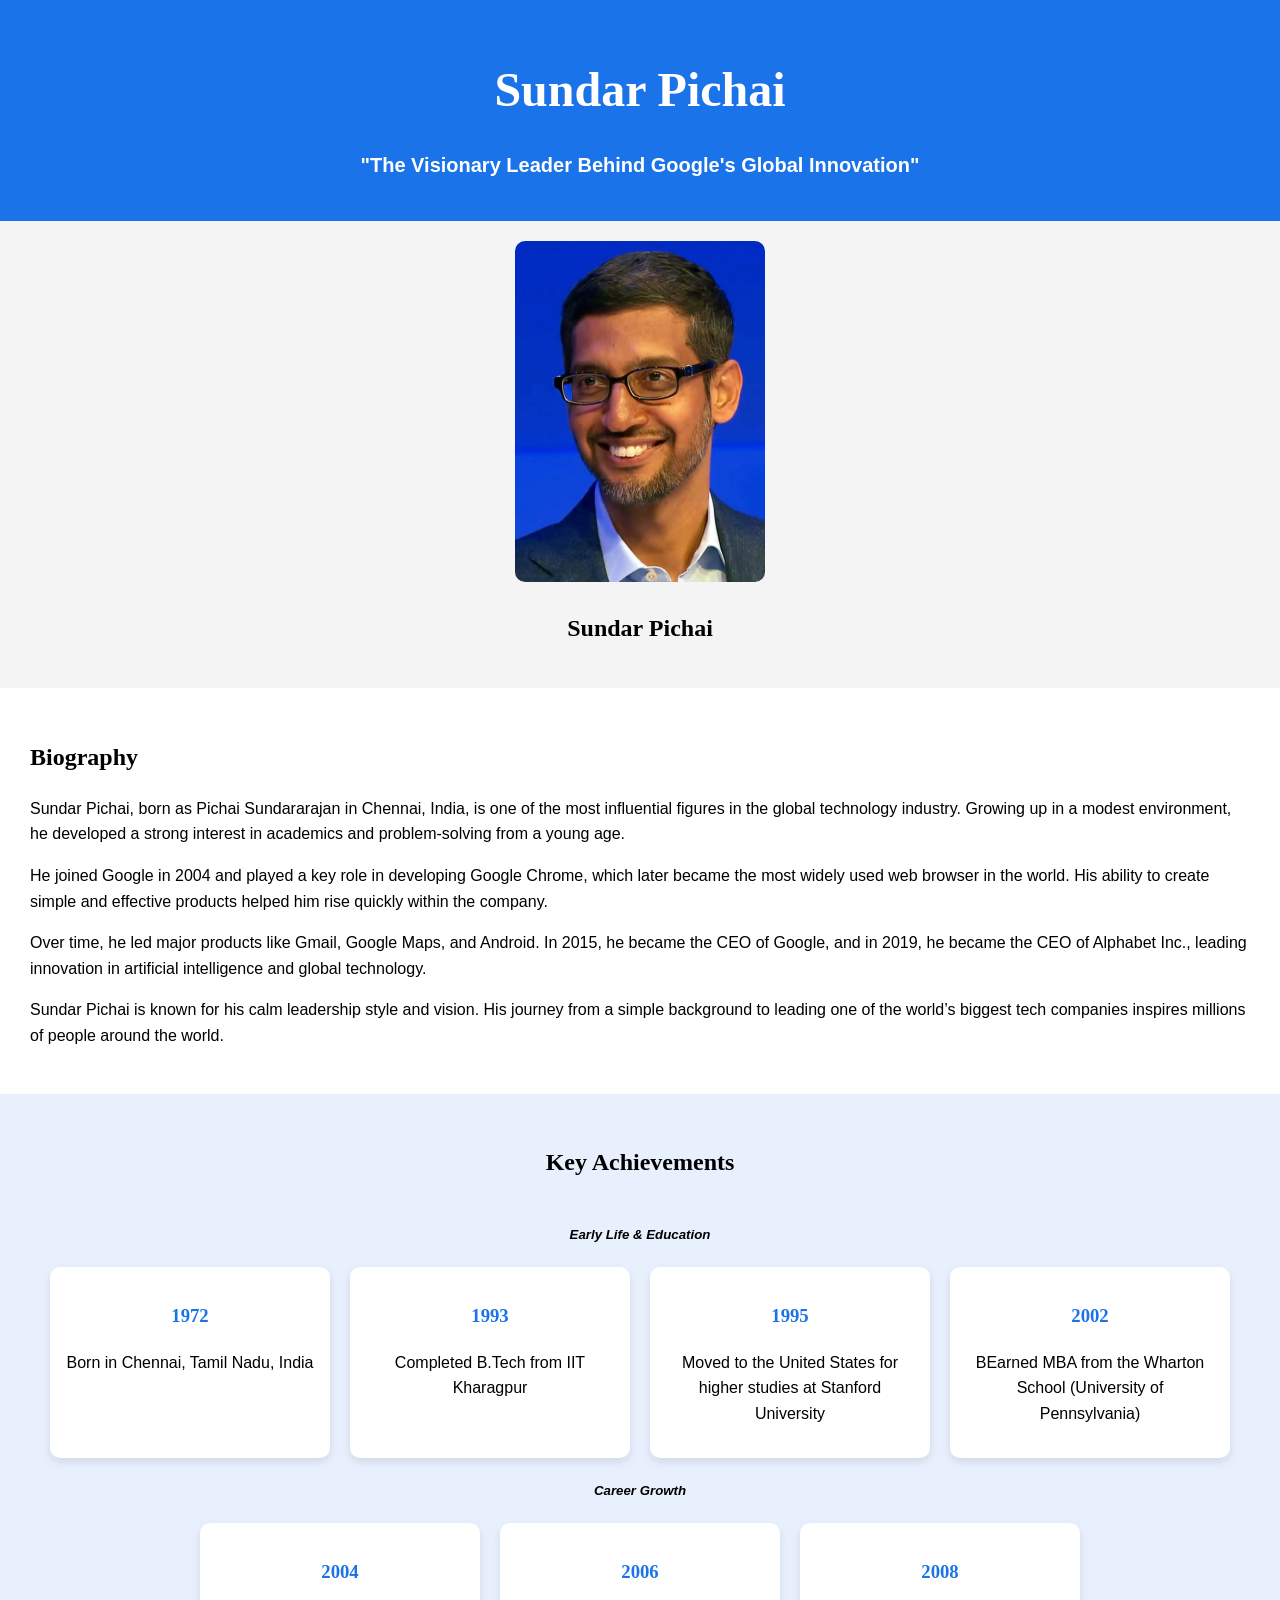
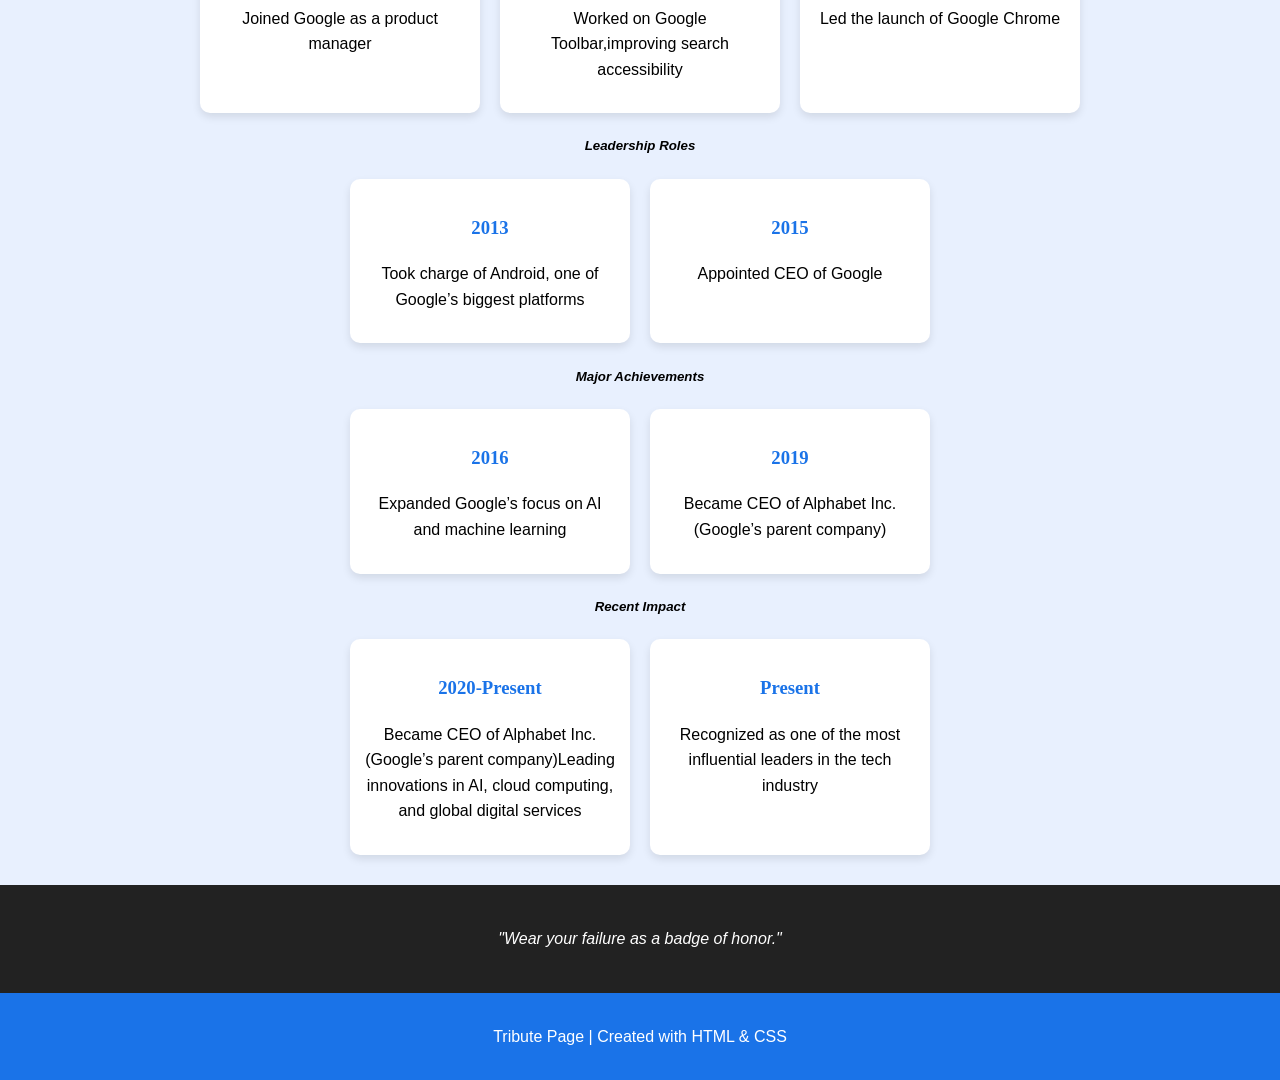
<file: Sravani_Task2/index.html>
<!doctype html>
<html lang="en">
  <head>
    <meta charset="UTF-8" />
    <meta name="viewport" content="width=device-width, initial-scale=1.0" />
    <title>Tribute Page</title>
    <link rel="stylesheet" href="style.css" />
  </head>
  <body>
    <header class="head">
      <h1>Sundar Pichai</h1>
      <p>
        <strong
          >&quot;The Visionary Leader Behind Google's Global
          Innovation&quot;</strong
        >
      </p>
    </header>
    <div class="image-section">
      <img src="Sundar_pichai.png" alt="sundar Pichai" />
      <h2>Sundar Pichai</h2>
    </div>
    <div class="bio">
      <h2>Biography</h2>

      <p>
        Sundar Pichai, born as Pichai Sundararajan in Chennai, India, is one of
        the most influential figures in the global technology industry. Growing
        up in a modest environment, he developed a strong interest in academics
        and problem-solving from a young age.
      </p>
      <p>
        He joined Google in 2004 and played a key role in developing Google
        Chrome, which later became the most widely used web browser in the
        world. His ability to create simple and effective products helped him
        rise quickly within the company.
      </p>
      <p>
        Over time, he led major products like Gmail, Google Maps, and Android.
        In 2015, he became the CEO of Google, and in 2019, he became the CEO of
        Alphabet Inc., leading innovation in artificial intelligence and global
        technology.
      </p>
      <p>
        Sundar Pichai is known for his calm leadership style and vision. His
        journey from a simple background to leading one of the world’s biggest
        tech companies inspires millions of people around the world.
      </p>
    </div>
    <div class="timelines">
      <h2>Key Achievements</h2>
      <h5><em>Early Life &amp; Education</em></h5>
      <div class="cards">
        <div class="card">
          <h3>1972</h3>
          <p>Born in Chennai, Tamil Nadu, India</p>
        </div>

        <div class="card">
          <h3>1993</h3>
          <p>Completed B.Tech from IIT Kharagpur</p>
        </div>

        <div class="card">
          <h3>1995</h3>
          <p>
            Moved to the United States for higher studies at Stanford University
          </p>
        </div>

        <div class="card">
          <h3>2002</h3>
          <p>
            BEarned MBA from the Wharton School (University of Pennsylvania)
          </p>
        </div>
      </div>

      <h5><em>Career Growth</em></h5>
      <div class="cards">
        <div class="card">
          <h3>2004</h3>
          <p>Joined Google as a product manager</p>
        </div>
        <div class="card">
          <h3>2006</h3>
          <p>Worked on Google Toolbar,improving search accessibility</p>
        </div>

        <div class="card">
          <h3>2008</h3>
          <p>Led the launch of Google Chrome</p>
        </div>
      </div>
      <h5><em>Leadership Roles</em></h5>
      <div class="cards">
        <div class="card">
          <h3>2013</h3>
          <p>Took charge of Android, one of Google’s biggest platforms</p>
        </div>

        <div class="card">
          <h3>2015</h3>
          <p>Appointed CEO of Google</p>
        </div>
      </div>
      <h5><em>Major Achievements</em></h5>
      <div class="cards">
        <div class="card">
          <h3>2016</h3>
          <p>Expanded Google’s focus on AI and machine learning</p>
        </div>

        <div class="card">
          <h3>2019</h3>
          <p>Became CEO of Alphabet Inc. (Google’s parent company)</p>
        </div>
      </div>

      <h5><em>Recent Impact</em></h5>
      <div class="cards">
        <div class="card">
          <h3>2020-Present</h3>
          <p>
            Became CEO of Alphabet Inc. (Google’s parent company)Leading
            innovations in AI, cloud computing, and global digital services
          </p>
        </div>

        <div class="card">
          <h3>Present</h3>
          <p>
            Recognized as one of the most influential leaders in the tech
            industry
          </p>
        </div>
      </div>
    </div>
    <div class="quote">
      <p>"Wear your failure as a badge of honor."</p>
    </div>
    <footer>
      <p>Tribute Page | Created with HTML &amp; CSS</p>
    </footer>
  </body>
</html>
</file>
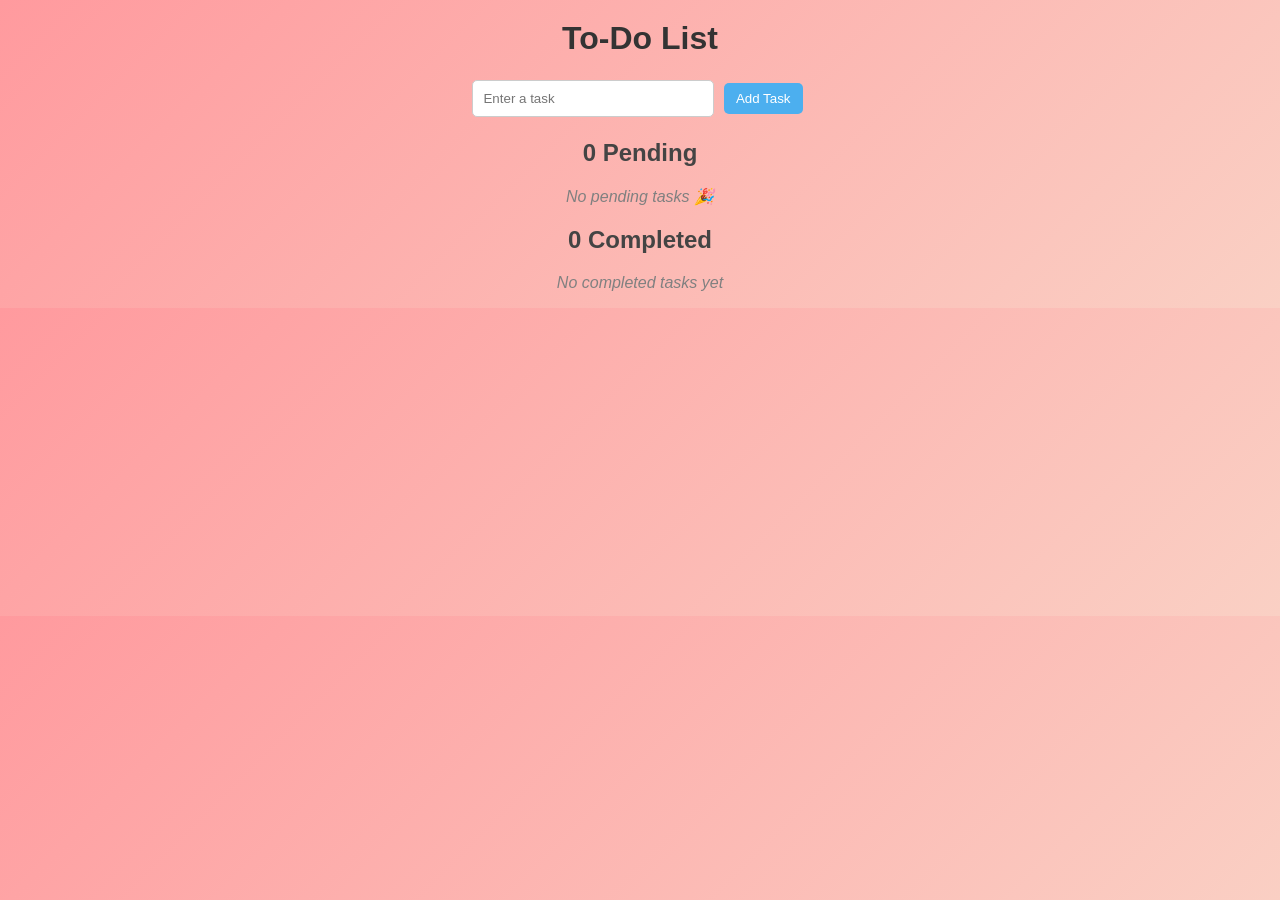
<file: Sravani_Task3/index.html>
<!doctype html>
<html lang="en">
  <head>
    <meta charset="UTF-8" />
    <meta name="viewport" content="width=device-width, initial-scale=1.0" />
    <title>To-Do App</title>
    <link rel="stylesheet" href="style.css" />
  </head>
  <body>
    <h1>To-Do List</h1>
    <div class="input-section">
      <input type="text" id="taskInput" placeholder="Enter a task" />
      <button id="addBtn">Add Task</button>
    </div>

    <h2 id="pendingCount">0 pending</h2>
    <ul id="pendingList"></ul>
    <h2 id="completedCount">completed</h2>
    <ul id="completedList"></ul>

    <script src="app.js"></script>
  </body>
</html>
</file>
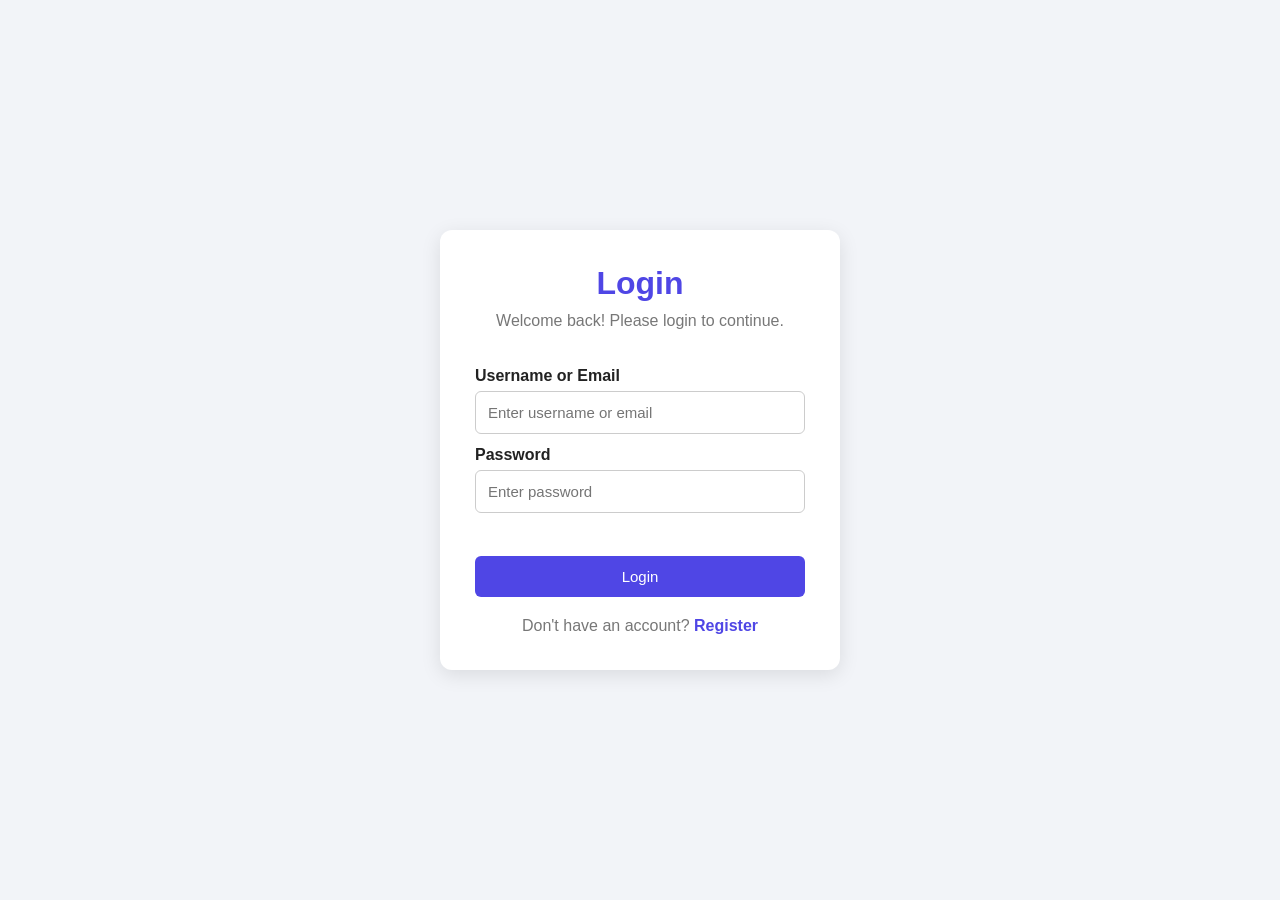
<file: Sravani_Task4/index.html>
<!doctype html>
<html lang="en">
  <head>
    <meta charset="UTF-8" />
    <meta name="viewport" content="width=device-width, initial-scale=1.0" />
    <title>Login</title>
    <link rel="stylesheet" href="style.css" />
  </head>
  <body>
    <div class="container">
      <div class="box">
        <h1>Login</h1>
        <p>Welcome back! Please login to continue.</p>

        <form id="loginForm">
          <label>Username or Email</label>
          <input
            type="text"
            id="loginUsername"
            placeholder="Enter username or email"
          />

          <label>Password</label>
          <input
            type="password"
            id="loginPassword"
            placeholder="Enter password"
          />

          <p id="loginMessage"></p>

          <button type="submit">Login</button>
        </form>

        <div class="bottom-text">
          Don't have an account?
          <a href="register.html">Register</a>
        </div>
      </div>
    </div>

    <script src="auth.js"></script>
  </body>
</html>
</file>
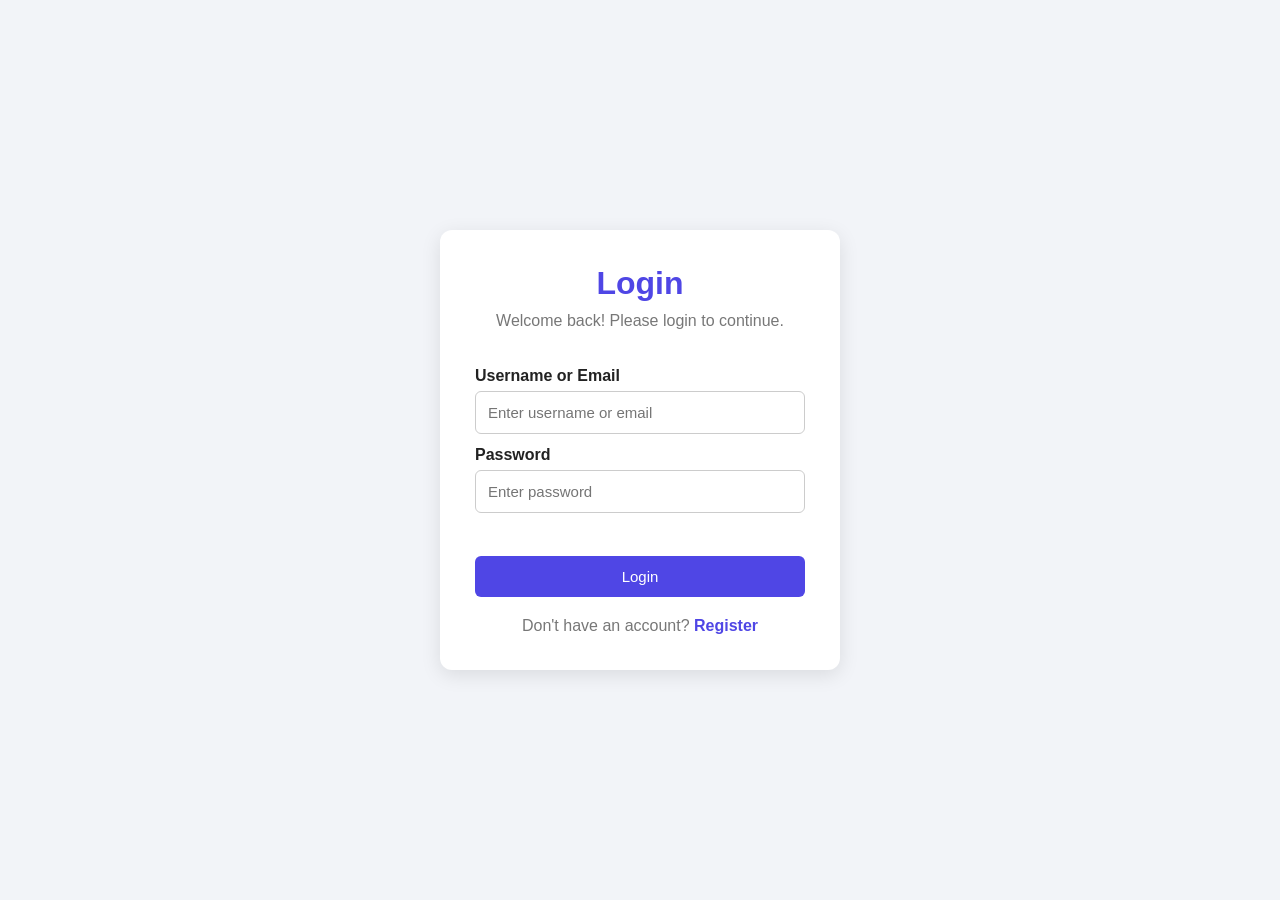
<file: Sravani_Task4/dashboard.html>
<!doctype html>
<html lang="en">
  <head>
    <meta charset="UTF-8" />
    <meta name="viewport" content="width=device-width, initial-scale=1.0" />
    <title>Dashboard</title>
    <link rel="stylesheet" href="style.css" />
  </head>
  <body>
    <nav>
      <h2>My Dashboard</h2>
      <button id="logout">Logout</button>
    </nav>

    <div class="dashboard">
      <div class="welcome">
        <h1>Welcome, <span id="user"></span>!</h1>
        <p>You have successfully logged in.</p>
        <p>This is your protected dashboard.</p>
      </div>
    </div>

    <script src="auth.js"></script>
  </body>
</html>
</file>
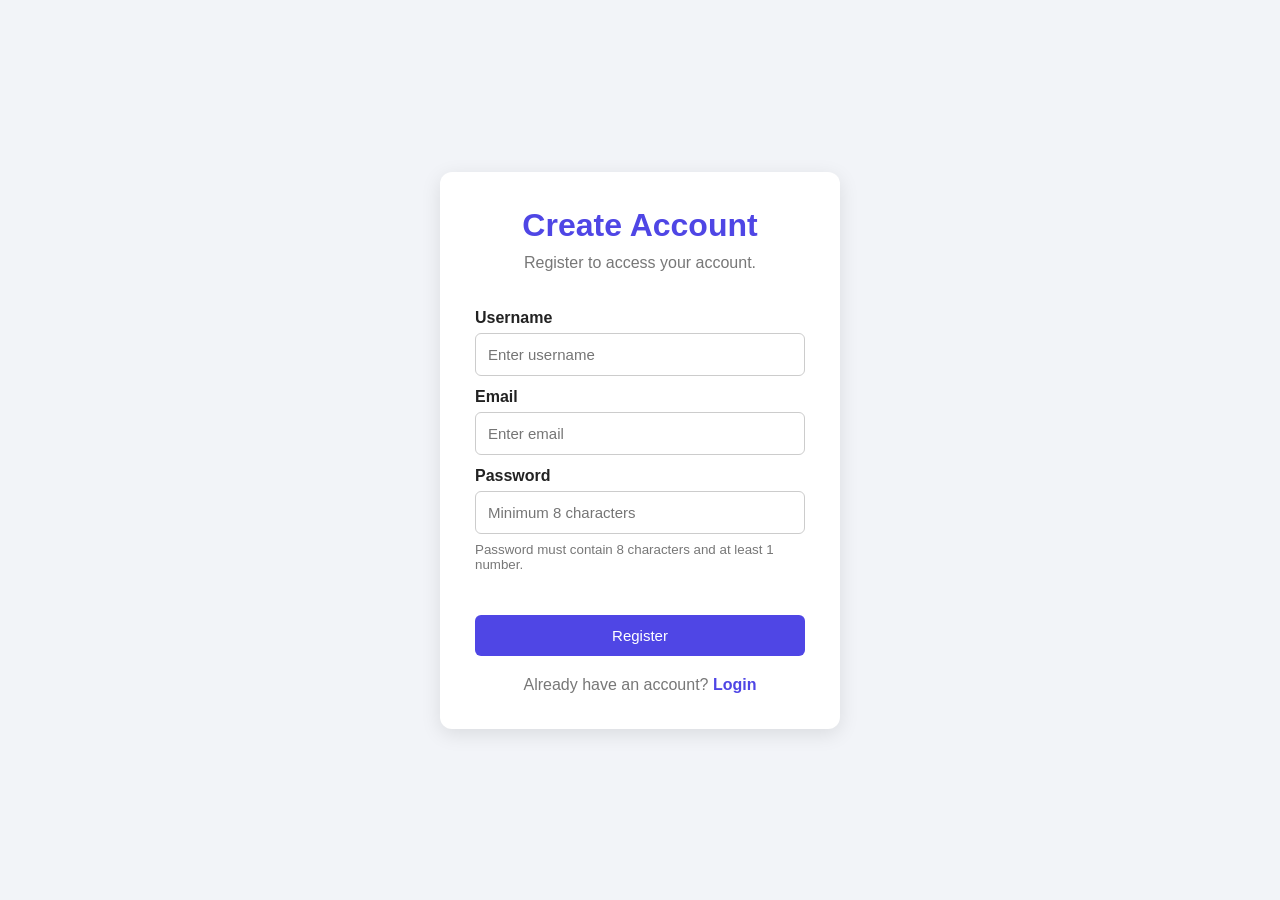
<file: Sravani_Task4/register.html>
<!doctype html>
<html lang="en">
  <head>
    <meta charset="UTF-8" />
    <meta name="viewport" content="width=device-width, initial-scale=1.0" />
    <title>Register</title>
    <link rel="stylesheet" href="style.css" />
  </head>
  <body>
    <div class="container">
      <div class="box">
        <h1>Create Account</h1>
        <p>Register to access your account.</p>

        <form id="registerForm">
          <label>Username</label>
          <input type="text" id="username" placeholder="Enter username" />

          <label>Email</label>
          <input type="email" id="email" placeholder="Enter email" />

          <label>Password</label>
          <input
            type="password"
            id="password"
            placeholder="Minimum 8 characters"
          />

          <small
            >Password must contain 8 characters and at least 1 number.</small
          >

          <p id="registerMessage"></p>

          <button type="submit">Register</button>
        </form>

        <div class="bottom-text">
          Already have an account?
          <a href="index.html">Login</a>
        </div>
      </div>
    </div>

    <script src="auth.js"></script>
  </body>
</html>
</file>
<file: Sravani_Task2/style.css>
body {
  margin: 0;
  line-height: 1.6;
  font-family: Arial, Helvetica, sans-serif;
  /* padding: 0; */
}
h1,
h2,
h3 {
  font-family: "poppins", serif;
}

.head {
  background-color: #1a73e8;
  color: white;
  padding: 20px 10px;
  text-align: center;
}

.head h1 {
  font-size: 48px;
  margin-bottom: 10px;
}

.head p {
  font-size: 20px;
}
.image-section {
  text-align: center;
  padding: 20px;
  background-color: #f4f4f4;
}

.image-section img {
  width: 250px;
  border-radius: 10px;
}
.bio {
  padding: 30px;
  background-color: #ffffff;
}

.bio p {
  margin-bottom: 15px;
  /* line-height: 1.2; */
}
.timelines {
  background-color: #e8f0fe;
  padding: 30px;
  text-align: center;
  display: flex;
  flex-direction: column;
  align-items: center;
}
.timelines h5 {
  text-align: center;
}
.cards {
  display: flex;
  flex-wrap: wrap;
  justify-content: center;
  gap: 20px;
}
.card {
  background-color: white;
  padding: 15px;
  width: 250px;
  border-radius: 10px;
  box-shadow: 0 4px 8px rgba(0, 0, 0, 0.1);
}
.card h3 {
  color: #1a73e8;
}

.quote {
  background-color: #222;
  color: white;
  padding: 25px;
  text-align: center;
  font-style: italic;
}

footer {
  text-align: center;
  padding: 15px;
  background-color: #1a73e8;
  color: white;
}
@media (max-width: 600px) {
  .head h1 {
    font-size: 32px;
  }

  .card {
    width: 90%;
  }
}
</file>
<file: Sravani_Task3/style.css>
body {
  font-family: Arial, Helvetica, sans-serif;
  text-align: center;
background: linear-gradient(135deg, #ff9a9e, #fad0c4);
  margin: 0;
  padding: 0;
}

h1 {
  margin-top: 20px;
  color: #333;
}

.input-section {
  margin: 20px;
}

input {
  padding: 10px;
  width: 220px;
  border-radius: 5px;
  border: 1px solid #ccc;
  outline: none;
}

button {
  padding: 8px 12px;
  margin: 5px;
  cursor: pointer;
  border: none;
  border-radius: 5px;
  background-color: #4cafef;
  color: white;
  transition: 0.2s;
}

button:hover {
  background-color: #3498db;
}

ul {
  list-style: none;
  padding: 0;
}

li {
  background: white;
  margin: 10px auto;
  padding: 12px;
  width: 320px;
  border-radius: 8px;
  box-shadow: 0 2px 6px rgba(0, 0, 0, 0.1);

  display: flex;
  flex-direction: column;
  gap: 8px;
}

li span {
  text-align: left;
  font-size: 16px;
  word-break: break-word;
}

.task-bottom {
  display: flex;
  justify-content: space-between;
  align-items: center;
}

li small {
  font-size: 11px;
  color: gray;
}

.task-buttons button {
  margin-left: 5px;
  font-size: 12px;
  padding: 5px 8px;
}

.completed {
  text-decoration: line-through;
  opacity: 0.6;
}

.empty {
  color: gray;
  font-style: italic;
}

h2 {
  margin-top: 20px;
  color: #444;
}
</file>
<file: Sravani_Task4/style.css>
* {
    margin: 0;
    padding: 0;
    box-sizing: border-box;
}

body {
    font-family: Arial, sans-serif;
    background: #f2f4f8;
    color: #222;
}

.container {
    min-height: 100vh;
    display: flex;
    justify-content: center;
    align-items: center;
    padding: 20px;
}

.box {
    background: white;
    width: 400px;
    padding: 35px;
    border-radius: 12px;
    box-shadow: 0 5px 20px rgba(0, 0, 0, 0.1);
}

.box h1 {
    text-align: center;
    margin-bottom: 10px;
    color: #4f46e5;
}

.box > p {
    text-align: center;
    color: #777;
    margin-bottom: 25px;
}

form {
    display: flex;
    flex-direction: column;
}

label {
    margin-bottom: 6px;
    margin-top: 12px;
    font-weight: bold;
}

input {
    padding: 12px;
    border: 1px solid #ccc;
    border-radius: 6px;
    font-size: 15px;
}

input:focus {
    outline: none;
    border-color: #4f46e5;
}

small {
    color: #777;
    margin-top: 8px;
}

button {
    border: none;
    background: #4f46e5;
    color: white;
    padding: 12px;
    margin-top: 15px;
    border-radius: 6px;
    font-size: 15px;
    cursor: pointer;
}

button:hover {
    background: #3730a3;
}

#loginMessage,
#registerMessage {
    margin-top: 10px;
    font-size: 14px;
    min-height: 18px;
}

.bottom-text {
    text-align: center;
    margin-top: 20px;
    color: #777;
}

.bottom-text a {
    color: #4f46e5;
    text-decoration: none;
    font-weight: bold;
}

nav {
    height: 65px;
    background: white;
    display: flex;
    justify-content: space-between;
    align-items: center;
    padding: 0 7%;
    box-shadow: 0 2px 8px rgba(0, 0, 0, 0.08);
}

nav h2 {
    color: #4f46e5;
}

nav button {
    margin: 0;
    padding: 9px 18px;
}

.dashboard {
    min-height: calc(100vh - 65px);
    display: flex;
    justify-content: center;
    align-items: center;
    padding: 20px;
}

.welcome {
    background: white;
    width: 600px;
    padding: 50px;
    text-align: center;
    border-radius: 15px;
    box-shadow: 0 5px 20px rgba(0, 0, 0, 0.08);
}

.welcome h1 {
    margin-bottom: 15px;
}

.welcome p {
    color: #777;
    margin-top: 8px;
}

@media (max-width: 500px) {
    .box {
        width: 100%;
        padding: 25px;
    }

    .welcome {
        width: 100%;
        padding: 30px 20px;
    }

    nav {
        padding: 0 20px;
    }
}
</file>
